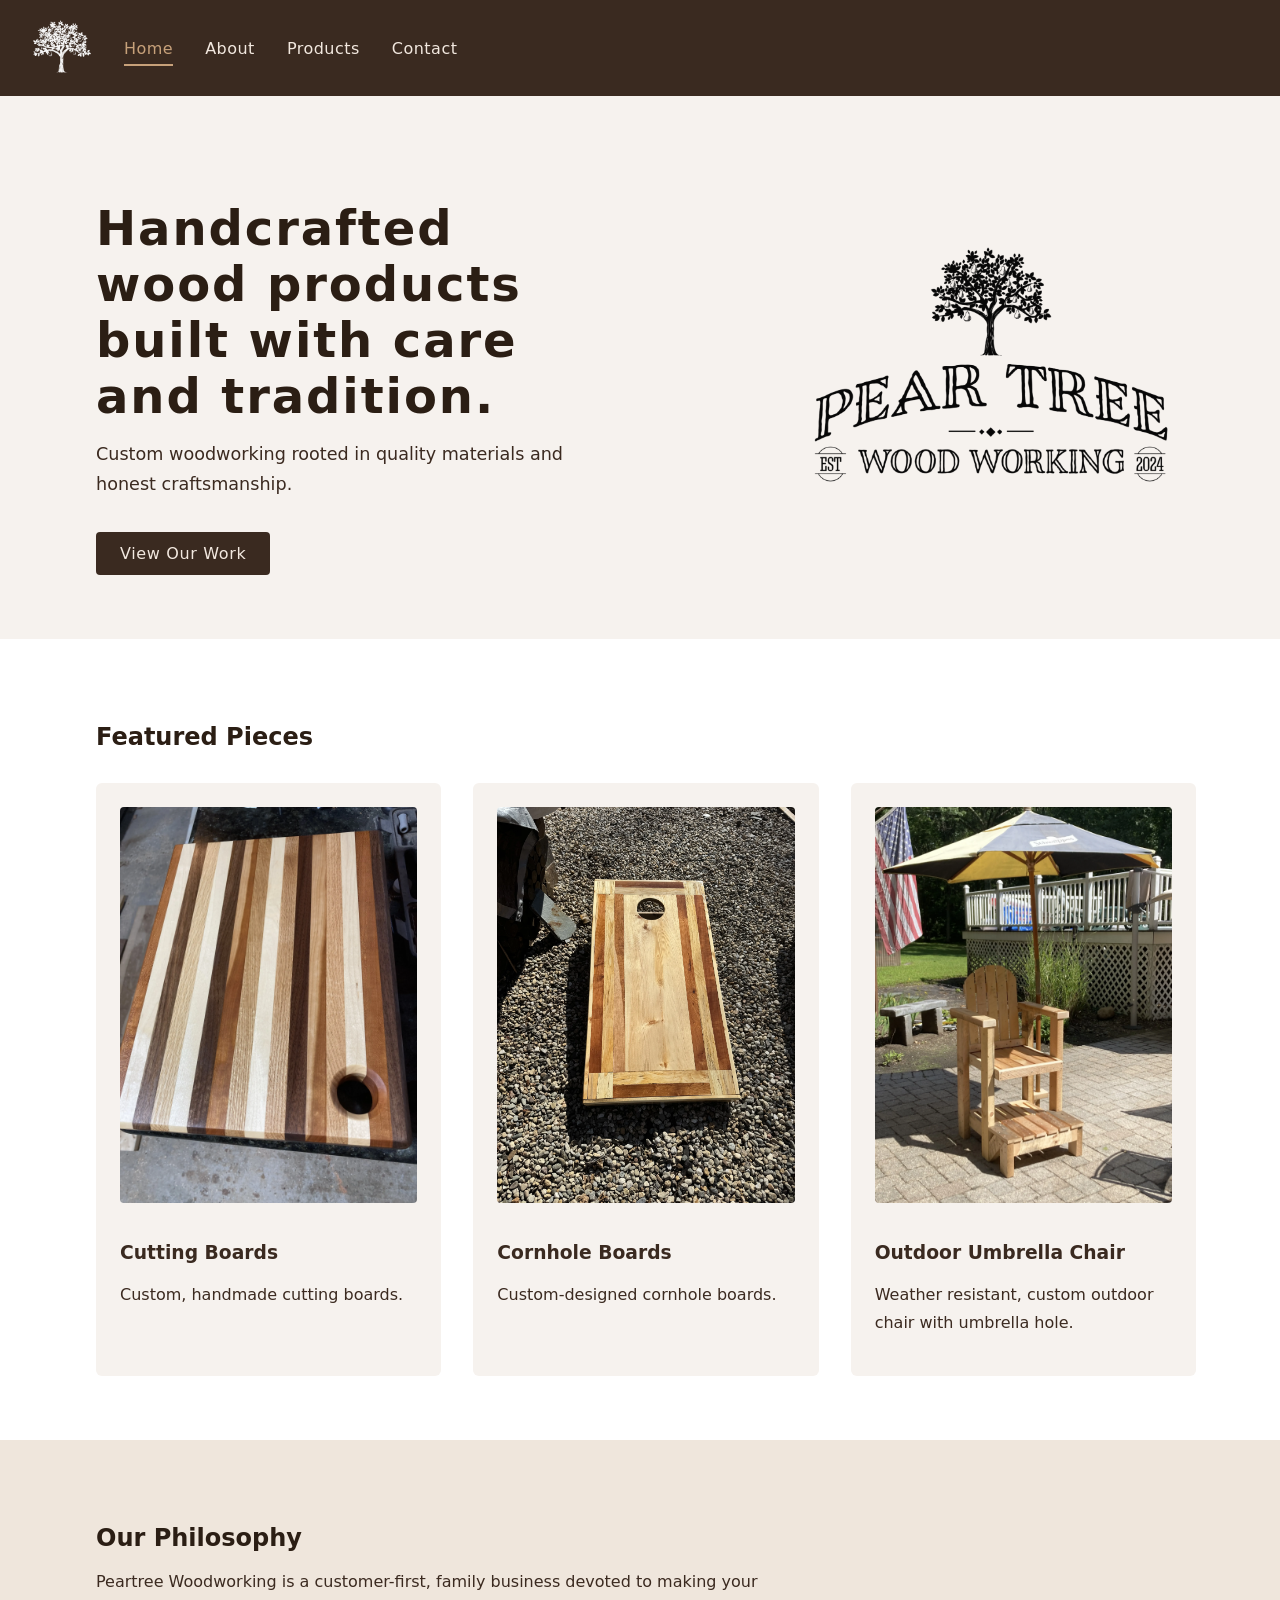
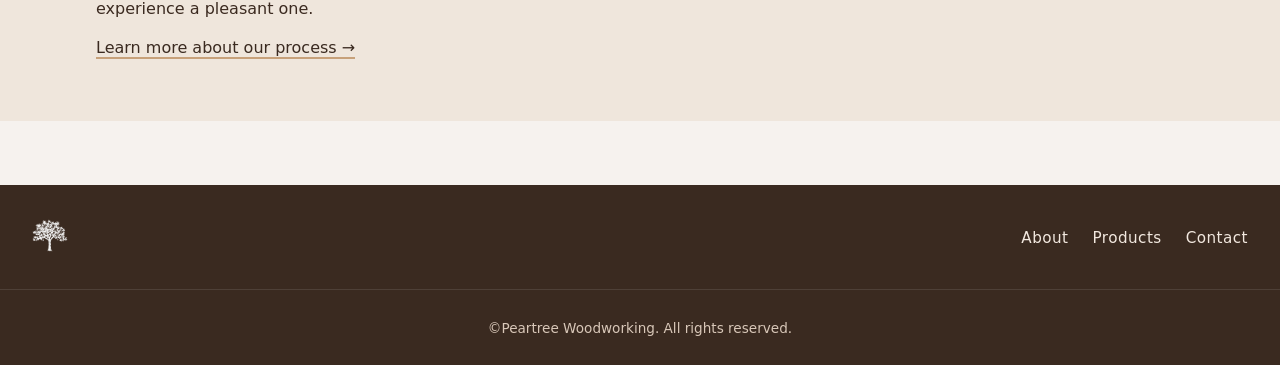
<file: index.html>
<!DOCTYPE html>
<html lang="en">
    <head>
        <meta charset="UTF-8">
        <meta name="viewport" content="width=device-width, initial-scale=1.0">
        <link rel="stylesheet" href="/resources/css/style.css">
        <link rel="icon" href="/resources/favicon/favicon.ico" sizes="any">
        <link rel="icon" type="image/png" sizes="16x16" href="/resources/favicon/favicon-16.png">
        <link rel="icon" type="image/png" sizes="32x32" href="/resources/favicon/favicon-32.png">
        <link rel="icon" type="image/png" sizes="192x192" href="/resources/favicon/favicon-192.png">
        <link rel="apple-touch-icon" href="/resources/favicon/favicon-192.png">
        <title>Peartree Woodworking</title>
    </head>
    <body>
        <header>
            <div class="header-left">
                <a href="/" class="logo">
                    <img src="/resources/images/logo_transparent.png" alt="Peartree">
                </a>
                <nav aria-label="Main navigation">
                    <ul>
                        <li><a href="/" aria-current="page">Home</a></li>
                        <li><a href="/about">About</a></li>
                        <li><a href="/products">Products</a></li>
                        <li><a href="/contact">Contact</a></li>
                    </ul>
                </nav>
            </div>
        </header>

        <main>
            <section class="hero hero-split">
                <div class="hero-text">
                    <h1>Handcrafted wood products built with care and tradition.</h1>

                    <p>
                    Custom woodworking rooted in quality materials and honest craftsmanship.
                    </p>

                    <a href="/products" class="btn-primary">
                    View Our Work
                    </a>
                </div>

                <div class="hero-logo">
                    <img
                    src="/resources/images/logo_full_inverted.png"
                    alt="Pear Tree Woodworking"
                    />
                </div>
            </section>


            <!-- Test -->
             <!-- Featured Products -->
            <section class="featured-products">
                <h2>Featured Pieces</h2>

                <div class="product-grid">
                <!-- PRODUCT CARD -->
                <article class="product-card">
                    <a href="products/cornhole-boards" class="product-link">
                    <img src="/resources/images/webp/cutting10.webp" alt="PRODUCT NAME">
                    <h3>Cutting Boards</h3></a>
                    <p>Custom, handmade cutting boards.</p>
                </article>

                <article class="product-card">
                    <a href="products/cornhole-boards/" class="product-link">
                    <img src="/resources/images/webp/cornhole1.webp" alt="PRODUCT NAME">
                    <h3>Cornhole Boards</h3></a>
                    <p>Custom-designed cornhole boards.</p>
                </article>

                <article class="product-card">
                    <a href="products/outdoor-umbrella-chair/" class="product-link">
                    <img src="/resources/images/webp/outdoor_umbrella_chair.webp" alt="PRODUCT NAME">
                    <h3>Outdoor Umbrella Chair</h3></a>
                    <p>Weather resistant, custom outdoor chair with umbrella hole.</p>
                </article>
                </div>
            </section>

            <!-- Mission Teaser -->
            <section class="mission">
                <h2>Our Philosophy</h2>
                <p>
                <!-- 2–3 SENTENCE MISSION TEASER -->
                Peartree Woodworking is a customer-first, family business devoted to making your experience a pleasant one.
                </p>

                <a href="/about" class="text-link">
                Learn more about our process →
                </a>
            </section>
        </main>

        <footer>
            <div class="footer-inner">
                <a href="/" class="footer-logo">
                    <img src="/resources/images/logo_transparent.png">
                </a>
                <nav aria-label="Footer navigation">
                    <ul>
                        <li><a href="/about">About</a></li>
                        <li><a href="/products">Products</a></li>
                        <li><a href="/contact">Contact</a></li>
                    </ul>
                </nav>
            </div>
            <div class="footer-bottom">
                <p>©Peartree Woodworking. All rights reserved.</p>
            </div>
        </footer>
    </body>
</html>
</file>
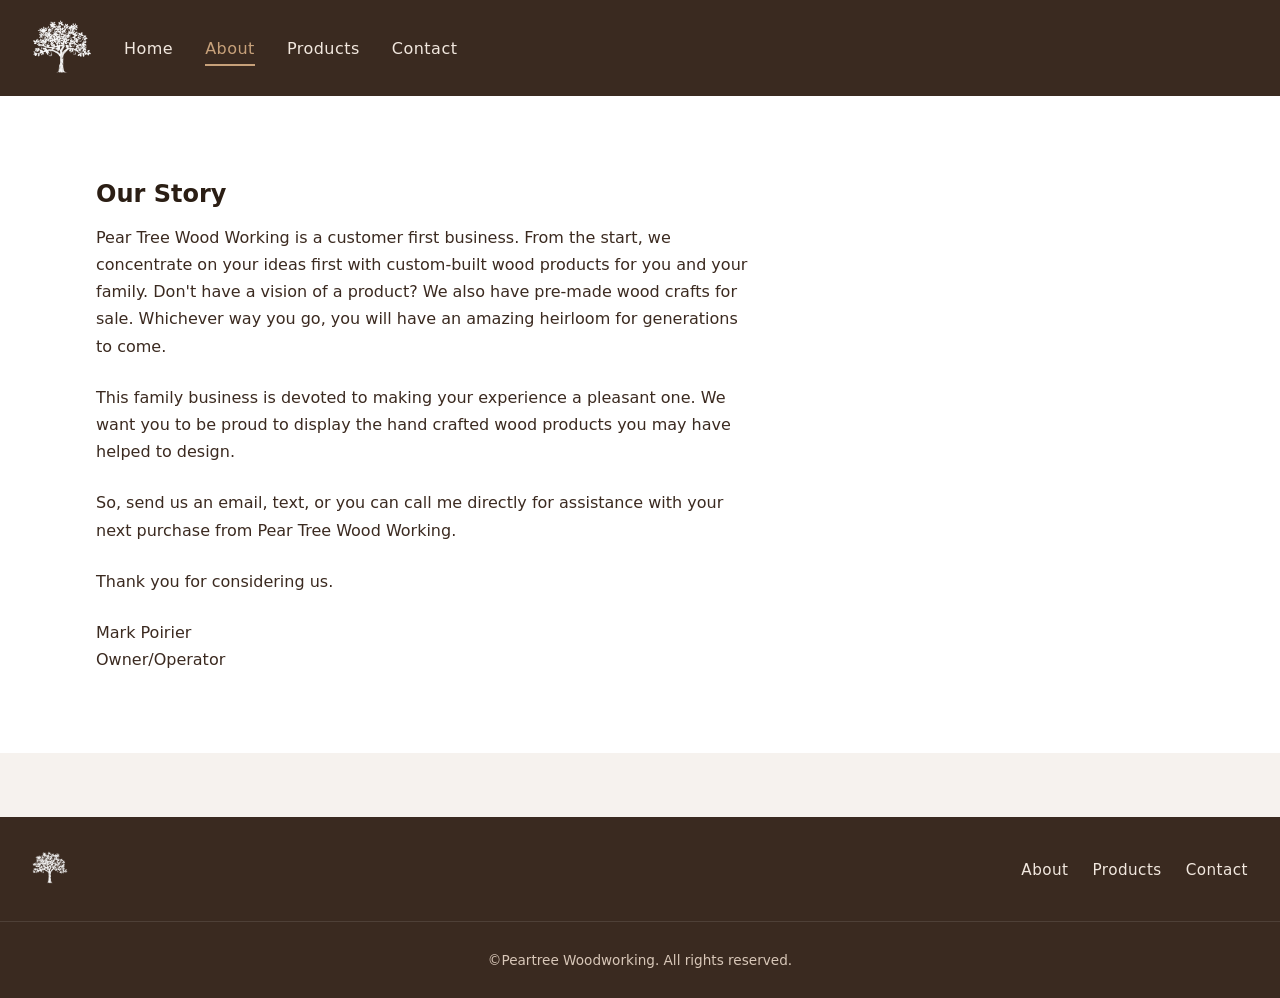
<file: about/index.html>
<!DOCTYPE html>
<html lang="en">
    <head>
        <meta charset="UTF-8">
        <meta name="viewport" content="width=device-width, initial-scale=1.0">
        <link rel="stylesheet" href="/resources/css/style.css">
        <title>Peartree Woodworking</title>
    </head>
    <body>
        <header>
            <div class="header-left">
                <a href="/" class="logo">
                    <img src="/resources/images/logo_transparent.png" alt="Peartree">
                </a>
                <nav aria-label="Main navigation">
                    <ul>
                        <li><a href="/">Home</a></li>
                        <li><a href="/about" aria-current="page">About</a></li>
                        <li><a href="/products">Products</a></li>
                        <li><a href="/contact">Contact</a></li>
                    </ul>
                </nav>
            </div>
        </header>

        <main>
            <section class="about">
                <h1>Our Story</h1>

                <div class="about-content">
                <p>
                    <!-- PARAGRAPH 1: MISSION / ORIGIN -->
                    Pear Tree Wood Working is a customer first business. From the start, we concentrate on your ideas first with custom-built wood products for you and your family. Don't have a vision of a product? We also have pre-made wood crafts for sale. Whichever way you go, you will have an amazing heirloom for generations to come.
                </p>

                <p>
                    <!-- PARAGRAPH 2 -->
                    This family business is devoted to making your experience a pleasant one. We want you to be proud to display the hand crafted wood products you may have helped to design.
                </p>

                <p>
                    <!-- PARAGRAPH 3 -->
                    So, send us an email, text, or you can call me directly for assistance with your next purchase from Pear Tree Wood Working.
                </p>

                <p>
                    <!-- PARAGRAPH 4 -->
                    Thank you for considering us.
                </p>
                <p>
                    Mark Poirier<br>Owner/Operator
                </p>
                </div>
            </section>
        </main>

        <footer>
            <div class="footer-inner">
                <a href="/" class="footer-logo">
                    <img src="/resources/images/logo_transparent.png">
                </a>
                <nav aria-label="Footer navigation">
                    <ul>
                        <li><a href="/about">About</a></li>
                        <li><a href="/products">Products</a></li>
                        <li><a href="/contact">Contact</a></li>
                    </ul>
                </nav>
            </div>
            <div class="footer-bottom">
                <p>©Peartree Woodworking. All rights reserved.</p>
            </div>
        </footer>
    </body>
</html>
</file>
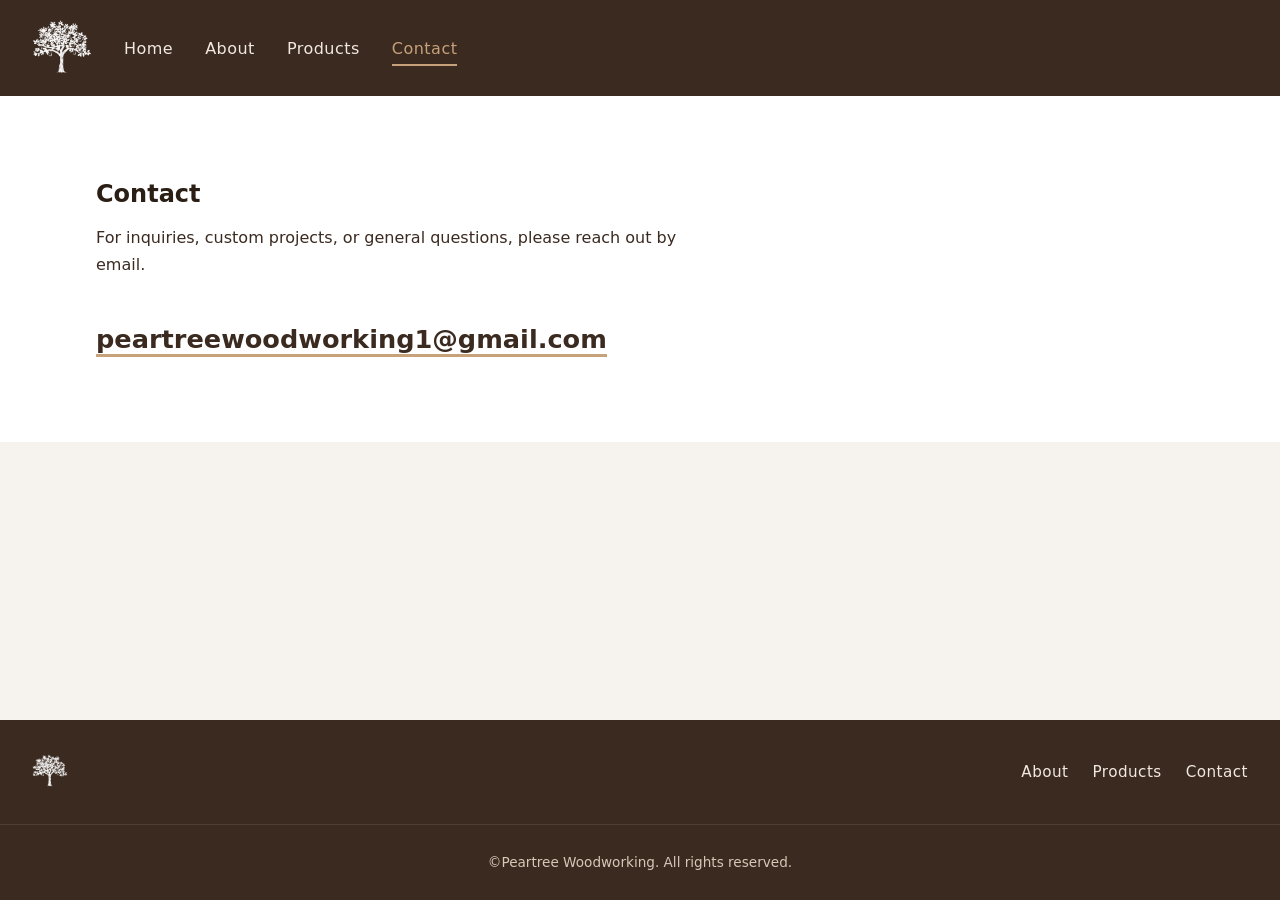
<file: contact/index.html>
<!DOCTYPE html>
<html lang="en">
    <head>
        <meta charset="UTF-8">
        <meta name="viewport" content="width=device-width, initial-scale=1.0">
        <link rel="stylesheet" href="/resources/css/style.css">
        <title>Peartree Woodworking</title>
    </head>
    <body>
        <header>
            <div class="header-left">
                <a href="/" class="logo">
                    <img src="/resources/images/logo_transparent.png" alt="Peartree">
                </a>
                <nav aria-label="Main navigation">
                    <ul>
                        <li><a href="/">Home</a></li>
                        <li><a href="/about">About</a></li>
                        <li><a href="/products">Products</a></li>
                        <li><a href="/contact" aria-current="page">Contact</a></li>
                    </ul>
                </nav>
            </div>
        </header>

        <main>
            <section class="contact-simple">
                <h1>Contact</h1>

                <p class="contact-intro">
                <!-- SHORT FRIENDLY MESSAGE -->
                For inquiries, custom projects, or general questions, please reach out by email.
                </p>

                <p class="contact-email">
                <a href="mailto:peartreewoodworking1@gmail.com">
                    peartreewoodworking1@gmail.com
                </a>
                </p>

            </section>
        </main>

        <footer>
            <div class="footer-inner">
                <a href="/" class="footer-logo">
                    <img src="/resources/images/logo_transparent.png">
                </a>
                <nav aria-label="Footer navigation">
                    <ul>
                        <li><a href="/about">About</a></li>
                        <li><a href="/products">Products</a></li>
                        <li><a href="/contact">Contact</a></li>
                    </ul>
                </nav>
            </div>
            <div class="footer-bottom">
                <p>©Peartree Woodworking. All rights reserved.</p>
            </div>
        </footer>
    </body>
</html>
</file>
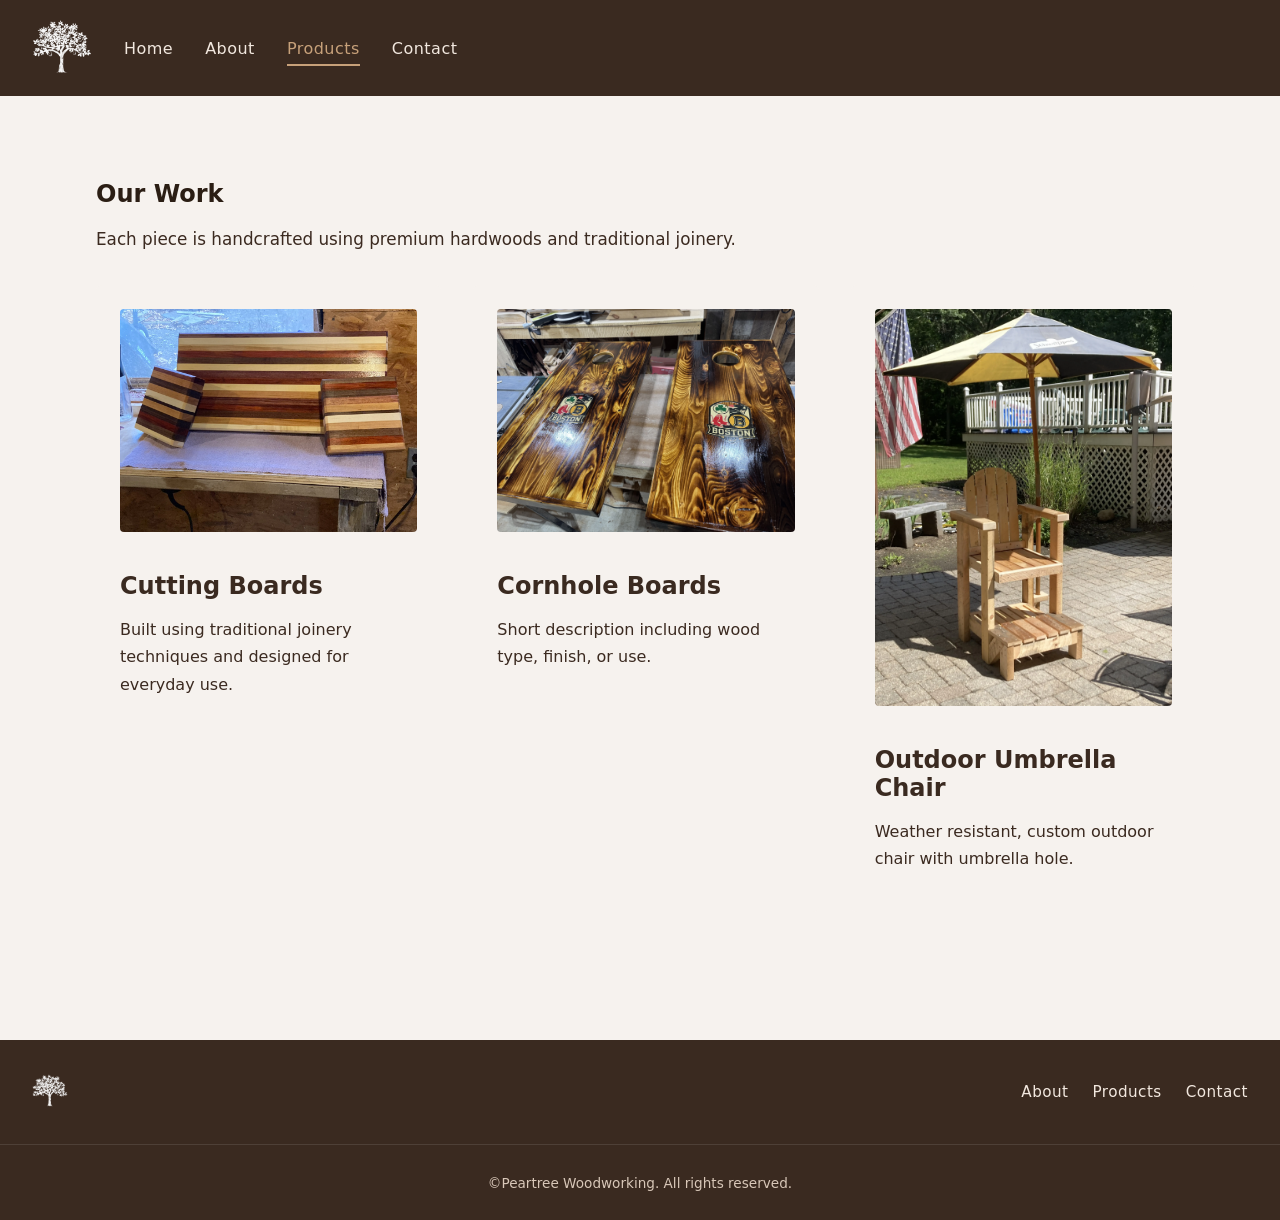
<file: products/index.html>
<!DOCTYPE html>
<html lang="en">
    <head>
        <meta charset="UTF-8">
        <meta name="viewport" content="width=device-width, initial-scale=1.0">
        <link rel="stylesheet" href="/resources/css/style.css">
        <title>Peartree Woodworking</title>
    </head>
    <body>
        <header>
            <div class="header-left">
                <a href="/" class="logo">
                    <img src="/resources/images/logo_transparent.png" alt="Peartree">
                </a>
                <nav aria-label="Main navigation">
                    <ul>
                        <li><a href="/">Home</a></li>
                        <li><a href="/about">About</a></li>
                        <li><a href="/products" aria-current="page">Products</a></li>
                        <li><a href="/contact">Contact</a></li>
                    </ul>
                </nav>
            </div>
        </header>

        <main>
            <section class="products">
                <h1>Our Work</h1>

                <p class="products-intro">
                <!-- SHORT INTRO -->
                Each piece is handcrafted using premium hardwoods and traditional joinery.
                </p>

                <div class="product-grid">
                <!-- PRODUCT ITEM -->
                <article class="product-card">
                    <a href="cutting-boards" class="product-link">
                    <img src="/resources/images/webp/cutting5.webp" alt="PRODUCT NAME">
                    <h2>Cutting Boards</h2></a>
                    <p>
                    Built using traditional joinery techniques and designed for
                    everyday use.
                    </p>
                </article>
                <!-- PRODUCT ITEM -->
                <article class="product-card">
                    <a href="cornhole-boards" class="product-link">
                    <img src="/resources/images/webp/cornhole2.webp" alt="PRODUCT NAME">
                    <h2>Cornhole Boards</h2></a>
                    <p>
                    Short description including wood type, finish, or use.
                    </p>
                </article>
                <!-- PRODUCT ITEM -->
                <article class="product-card">
                    <a href="outdoor-umbrella-chair/" class="product-link">
                    <img src="/resources/images/webp/outdoor_umbrella_chair.webp" alt="PRODUCT NAME">
                    <h2>Outdoor Umbrella Chair</h2></a>
                    <p>
                    Weather resistant, custom outdoor chair with umbrella hole.
                    </p>
                </article>

                <!-- Repeat as needed -->
                </div>
            </section>
        </main>

        <footer>
            <div class="footer-inner">
                <a href="/" class="footer-logo">
                    <img src="/resources/images/logo_transparent.png">
                </a>
                <nav aria-label="Footer navigation">
                    <ul>
                        <li><a href="/about">About</a></li>
                        <li><a href="/products">Products</a></li>
                        <li><a href="/contact">Contact</a></li>
                    </ul>
                </nav>
            </div>
            <div class="footer-bottom">
                <p>©Peartree Woodworking. All rights reserved.</p>
            </div>
        </footer>
    </body>
</html>
</file>
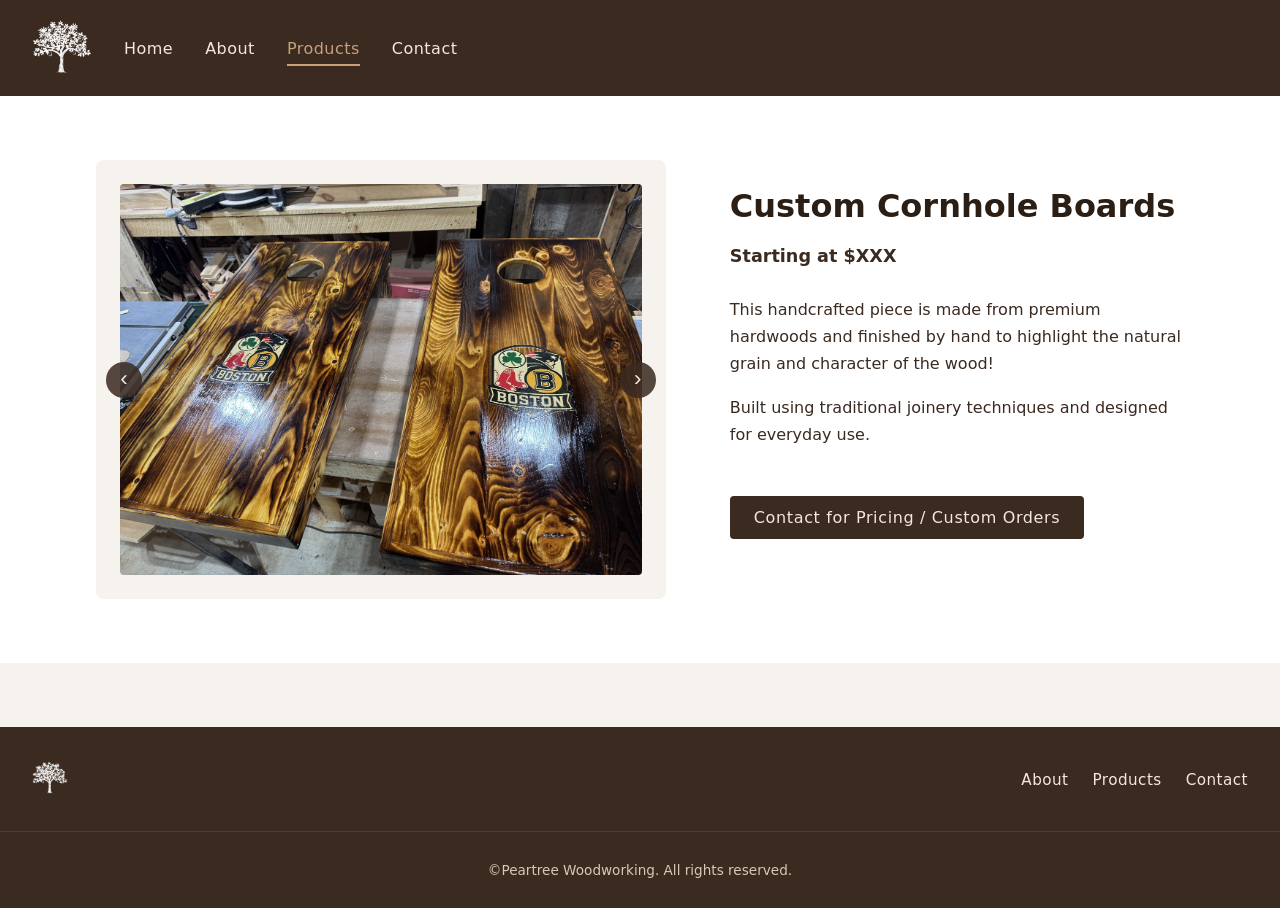
<file: products/cornhole-boards/index.html>
﻿<!DOCTYPE html>
<html lang="en">
    <head>
        <meta charset="UTF-8">
        <meta name="viewport" content="width=device-width, initial-scale=1.0">
        <link rel="stylesheet" href="/resources/css/style.css">
        <script src="/resources/js/gallery.js" defer></script>
        <title>Peartree Woodworking</title>
    </head>
    <body>
        <header>
            <div class="header-left">
                <a href="/" class="logo">
                    <img src="/resources/images/logo_transparent.png" alt="Peartree">
                </a>
                <nav aria-label="Main navigation">
                    <ul>
                        <li><a href="/">Home</a></li>
                        <li><a href="/about">About</a></li>
                        <li><a href="/products" aria-current="page">Products</a></li>
                        <li><a href="/contact">Contact</a></li>
                    </ul>
                </nav>
            </div>
        </header>

        <main>
            <section class="product-detail">
                <div class="product-layout">
                    <div class="product-gallery" data-gallery>
                        <div class="gallery-frame">
                            <img
                            src="/resources/images/webp/cornhole1.webp"
                            alt="Product Name"
                            data-gallery-image
                            />

                            <button class="gallery-arrow prev" data-gallery-prev aria-label="Previous image">
                            ‹
                            </button>
                            <button class="gallery-arrow next" data-gallery-next aria-label="Next image">
                            ›
                            </button>
                        </div>

                        <!-- IMAGE SOURCES (hidden, JS reads these) -->
                        <div class="gallery-images" hidden>
                            <img src="/resources/images/webp/cornhole2.webp" alt="">
                            <img src="/resources/images/webp/cornhole1.webp" alt="">
                        </div>
                    </div>

                    <!-- PRODUCT INFO (RIGHT) -->
                    <div class="product-info">
                        <h1 class="product-title">Custom Cornhole Boards</h1>

                        <p class="product-price">
                        <!-- OPTIONAL: REMOVE IF CUSTOM QUOTE ONLY -->
                        Starting at $XXX
                        </p>

                        <div class="product-description">
                        <p>
                            <!-- PRODUCT DESCRIPTION -->
                            This handcrafted piece is made from premium hardwoods and finished
                            by hand to highlight the natural grain and character of the wood!
                        </p>

                        <p>
                            <!-- OPTIONAL DETAILS -->
                            Built using traditional joinery techniques and designed for
                            everyday use.
                        </p>
                        </div>

                        <a href="/contact" class="btn-primary product-cta">
                        Contact for Pricing / Custom Orders
                        </a>
                    </div>
                </div>
            </section>
        </main>

        <footer>
            <div class="footer-inner">
                <a href="/" class="footer-logo">
                    <img src="/resources/images/logo_transparent.png">
                </a>
                <nav aria-label="Footer navigation">
                    <ul>
                        <li><a href="/about">About</a></li>
                        <li><a href="/products">Products</a></li>
                        <li><a href="/contact">Contact</a></li>
                    </ul>
                </nav>
            </div>
            <div class="footer-bottom">
                <p>©Peartree Woodworking. All rights reserved.</p>
            </div>
        </footer>
    </body>
</html>
</file>
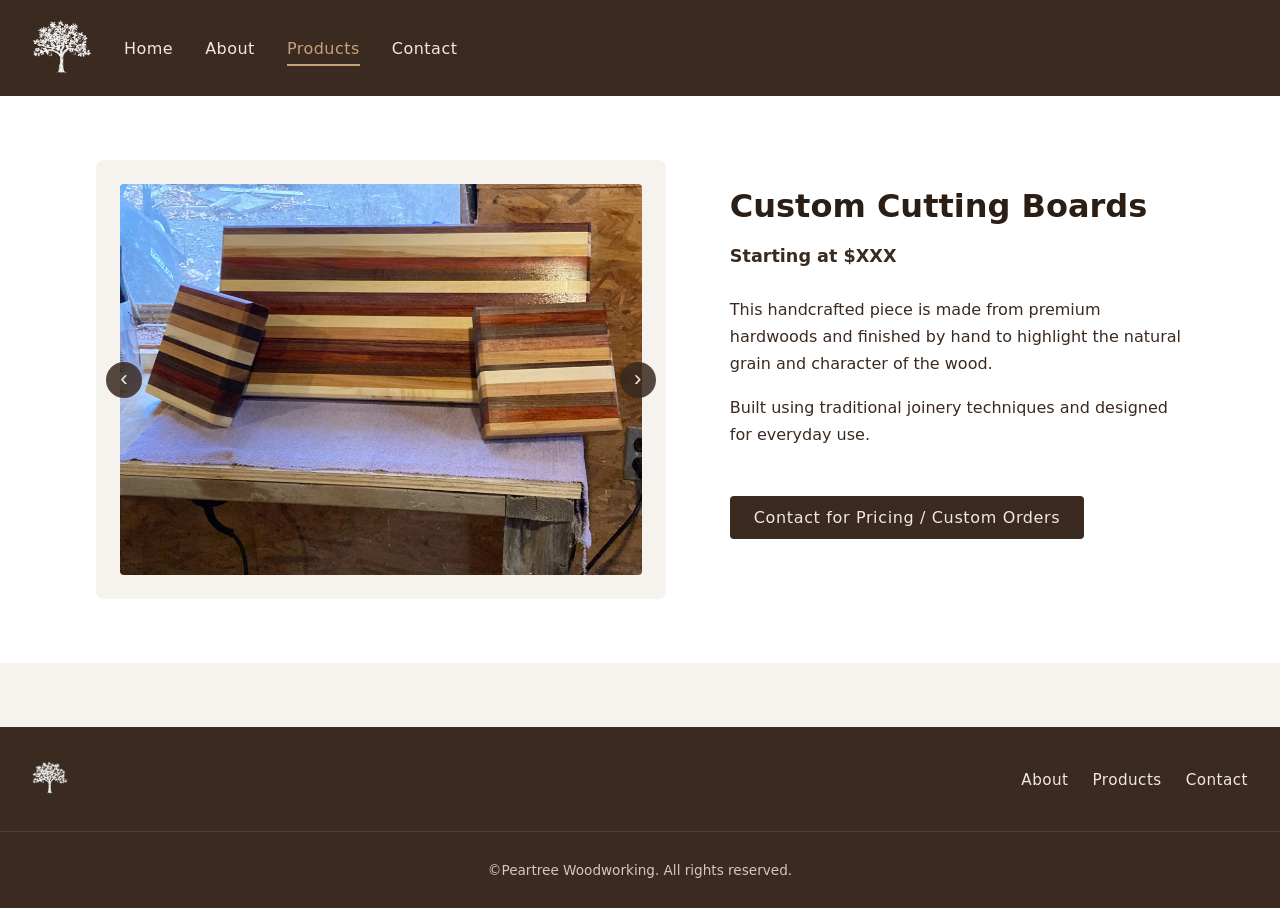
<file: products/cutting-boards/index.html>
<!DOCTYPE html>
<html lang="en">
    <head>
        <meta charset="UTF-8">
        <meta name="viewport" content="width=device-width, initial-scale=1.0">
        <link rel="stylesheet" href="/resources/css/style.css">
        <script src="/resources/js/gallery.js" defer></script>
        <title>Peartree Woodworking</title>
    </head>
    <body>
        <header>
            <div class="header-left">
                <a href="/" class="logo">
                    <img src="/resources/images/logo_transparent.png" alt="Peartree">
                </a>
                <nav aria-label="Main navigation">
                    <ul>
                        <li><a href="/">Home</a></li>
                        <li><a href="/about">About</a></li>
                        <li><a href="/products" aria-current="page">Products</a></li>
                        <li><a href="/contact">Contact</a></li>
                    </ul>
                </nav>
            </div>
        </header>

        <main>
            <section class="product-detail">
                <div class="product-layout">
                    <div class="product-gallery" data-gallery>
                        <div class="gallery-frame">
                            <img
                            src="/resources/images/webp/cutting7.webp"
                            alt="Product Name"
                            data-gallery-image
                            />

                            <button class="gallery-arrow prev" data-gallery-prev aria-label="Previous image">
                            ‹
                            </button>
                            <button class="gallery-arrow next" data-gallery-next aria-label="Next image">
                            ›
                            </button>
                        </div>

                        <!-- IMAGE SOURCES (hidden, JS reads these) -->
                        <div class="gallery-images" hidden>
                            <img src="/resources/images/webp/cutting5.webp" alt="">
                            <img src="/resources/images/webp/cutting2.webp" alt="">
                            <img src="/resources/images/webp/cutting3.webp" alt="">
                            <img src="/resources/images/webp/cutting4.webp" alt="">
                            <img src="/resources/images/webp/cutting1.webp" alt="">
                            <img src="/resources/images/webp/cutting8.webp" alt="">
                        </div>
                    </div>

                    <!-- PRODUCT INFO (RIGHT) -->
                    <div class="product-info">
                        <h1 class="product-title">Custom Cutting Boards</h1>

                        <p class="product-price">
                        <!-- OPTIONAL: REMOVE IF CUSTOM QUOTE ONLY -->
                        Starting at $XXX
                        </p>

                        <div class="product-description">
                        <p>
                            <!-- PRODUCT DESCRIPTION -->
                            This handcrafted piece is made from premium hardwoods and finished
                            by hand to highlight the natural grain and character of the wood.
                        </p>

                        <p>
                            <!-- OPTIONAL DETAILS -->
                            Built using traditional joinery techniques and designed for
                            everyday use.
                        </p>
                        </div>

                        <a href="/contact" class="btn-primary product-cta">
                        Contact for Pricing / Custom Orders
                        </a>
                    </div>
                </div>
            </section>
        </main>

        <footer>
            <div class="footer-inner">
                <a href="/" class="footer-logo">
                    <img src="/resources/images/logo_transparent.png">
                </a>
                <nav aria-label="Footer navigation">
                    <ul>
                        <li><a href="/about">About</a></li>
                        <li><a href="/products">Products</a></li>
                        <li><a href="/contact">Contact</a></li>
                    </ul>
                </nav>
            </div>
            <div class="footer-bottom">
                <p>©Peartree Woodworking. All rights reserved.</p>
            </div>
        </footer>
    </body>
</html>
</file>
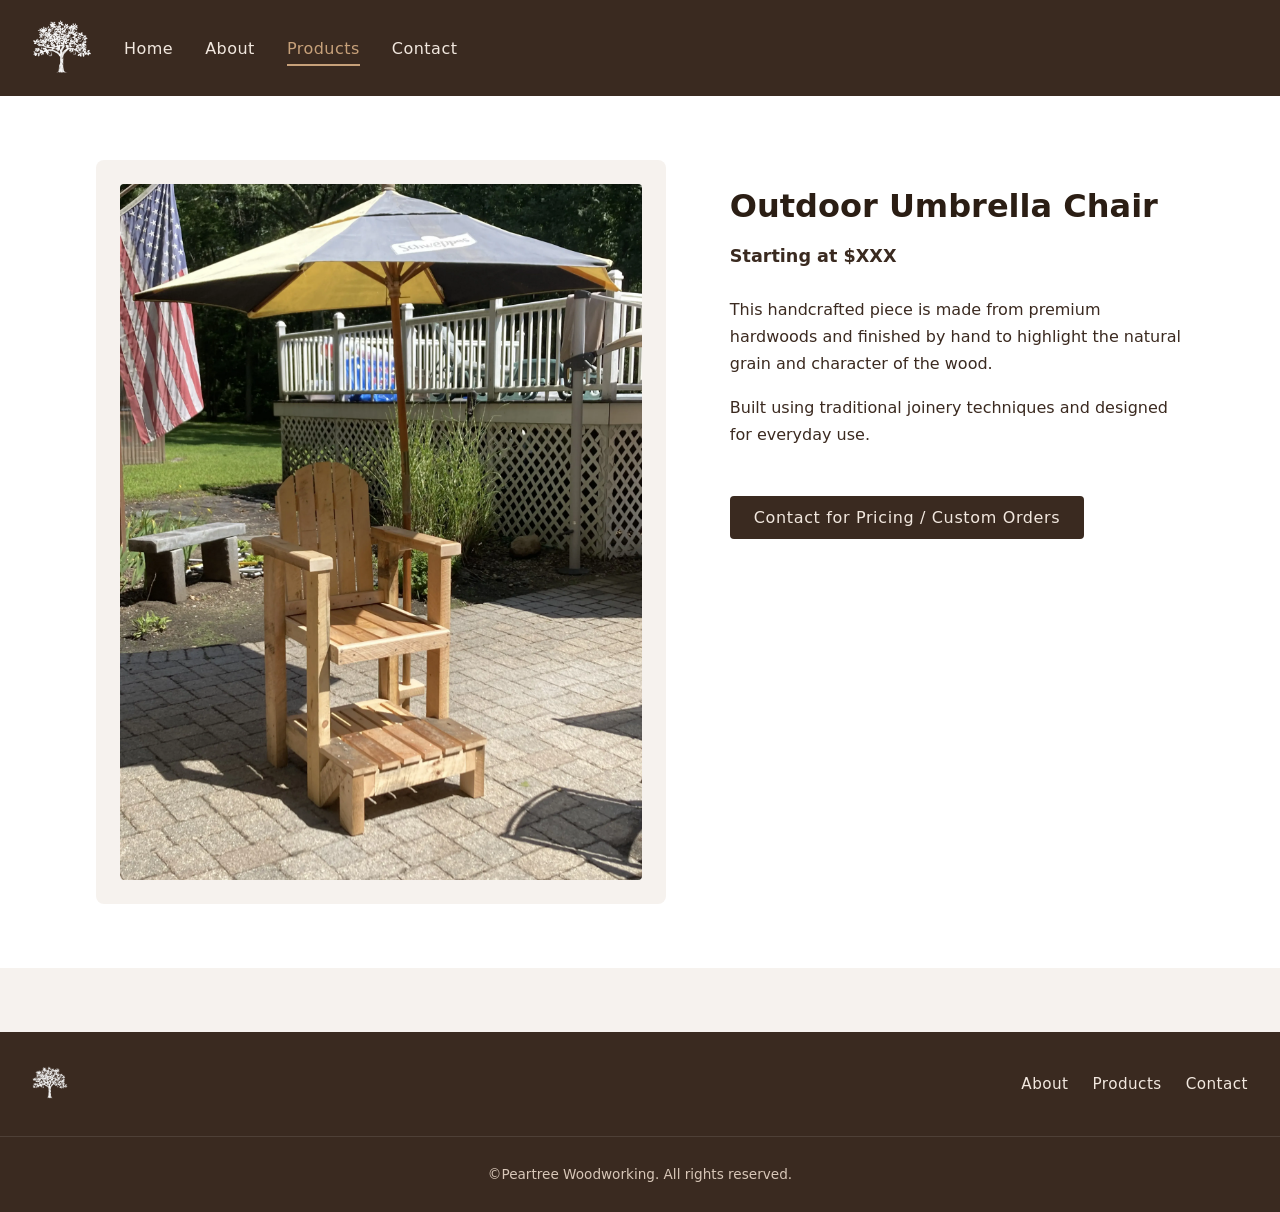
<file: products/outdoor-umbrella-chair/index.html>
<!DOCTYPE html>
<html lang="en">
    <head>
        <meta charset="UTF-8">
        <meta name="viewport" content="width=device-width, initial-scale=1.0">
        <link rel="stylesheet" href="/resources/css/style.css">
        <title>Peartree Woodworking</title>
    </head>
    <body>
        <header>
            <div class="header-left">
                <a href="/" class="logo">
                    <img src="/resources/images/logo_transparent.png" alt="Peartree">
                </a>
                <nav aria-label="Main navigation">
                    <ul>
                        <li><a href="/">Home</a></li>
                        <li><a href="/about">About</a></li>
                        <li><a href="/products" aria-current="page">Products</a></li>
                        <li><a href="/contact">Contact</a></li>
                    </ul>
                </nav>
            </div>
        </header>

        <main>
            <section class="product-detail">
                <div class="product-layout">
                    <div class="product-gallery" data-gallery>
                        <div class="gallery-frame">
                            <img
                            src="/resources/images/webp/outdoor_umbrella_chair.webp"
                            alt="Product Name"
                            data-gallery-image
                            />
<!--  -->
                        </div>
                    </div>

                    <!-- PRODUCT INFO (RIGHT) -->
                    <div class="product-info">
                        <h1 class="product-title">Outdoor Umbrella Chair</h1>

                        <p class="product-price">
                        <!-- OPTIONAL: REMOVE IF CUSTOM QUOTE ONLY -->
                        Starting at $XXX
                        </p>

                        <div class="product-description">
                        <p>
                            <!-- PRODUCT DESCRIPTION -->
                            This handcrafted piece is made from premium hardwoods and finished
                            by hand to highlight the natural grain and character of the wood.
                        </p>

                        <p>
                            <!-- OPTIONAL DETAILS -->
                            Built using traditional joinery techniques and designed for
                            everyday use.
                        </p>
                        </div>

                        <a href="/contact" class="btn-primary product-cta">
                        Contact for Pricing / Custom Orders
                        </a>
                    </div>
                </div>
            </section>
        </main>

        <footer>
            <div class="footer-inner">
                <a href="/" class="footer-logo">
                    <img src="/resources/images/logo_transparent.png">
                </a>
                <nav aria-label="Footer navigation">
                    <ul>
                        <li><a href="/about">About</a></li>
                        <li><a href="/products">Products</a></li>
                        <li><a href="/contact">Contact</a></li>
                    </ul>
                </nav>
            </div>
            <div class="footer-bottom">
                <p>©Peartree Woodworking. All rights reserved.</p>
            </div>
        </footer>
    </body>
</html>
</file>
<file: resources/css/style.css>
/* =====================================================
   ROOT VARIABLES
===================================================== */

:root {
  --brown-dark: #2b1e14;
  --brown-main: #3a2a20;
  --brown-accent: #c7a17a;
  --brown-light: #efe6dc;
  --off-white: #f2e8df;
  --page-bg: #f6f2ee;

  --max-width: 1100px;
  --page-padding: 2rem;
}

/* =====================================================
   BASE RESET
===================================================== */

* {
  box-sizing: border-box;
}

html,
body {
  height: 100%;
}

body {
  margin: 0;
  font-family: system-ui, -apple-system, BlinkMacSystemFont, "Segoe UI", sans-serif;
  background-color: var(--page-bg);
  color: var(--brown-dark);
  display: flex;
  flex-direction: column;
}

/* =====================================================
   HEADER & NAVIGATION
===================================================== */

header {
  background-color: var(--brown-main);
  padding: 1rem var(--page-padding);
  box-shadow: 0 2px 8px rgba(0, 0, 0, 0.15);
}

.header-left {
  display: flex;
  align-items: center;
  gap: 2rem;
}

.logo img {
  height: 60px;
  width: auto;
}

nav ul {
  list-style: none;
  display: flex;
  gap: 2rem;
  margin: 0;
  padding: 0;
}

nav a {
  color: var(--off-white);
  text-decoration: none;
  font-weight: 500;
  letter-spacing: 0.03em;
  position: relative;
  padding: 0.25rem 0;
}

nav a::after {
  content: "";
  position: absolute;
  left: 0;
  bottom: -4px;
  width: 0;
  height: 2px;
  background-color: var(--brown-accent);
  transition: width 0.25s ease;
}

nav a:hover::after,
nav a[aria-current="page"]::after {
  width: 100%;
}

nav a[aria-current="page"] {
  color: var(--brown-accent);
}

nav a:focus-visible {
  outline: 2px solid var(--brown-accent);
  outline-offset: 4px;
}

/* =====================================================
   MAIN LAYOUT
===================================================== */

main {
  width: 100%;
  flex: 1;
}

section {
  padding: 4rem var(--page-padding);
}

/* Content container (slightly right-biased) */
section > * {
  max-width: var(--max-width);
  margin-left: 4rem;
}

section h1,
section h2 {
  margin-bottom: 1rem;
}
.product-link{
  color:#3a2a20;
  text-decoration:none;
}
.product-link:hover{
  text-decoration: underline;
}

section p {
  max-width: 65ch;
  line-height: 1.7;
  color: #3b2a20;
}

/* =====================================================
   HERO (HOME)
===================================================== */

.hero {
  background-color: var(--page-bg);
}

.hero-content {
  max-width: 900px;
}

.hero h1 {
  font-size: clamp(2.2rem, 4vw, 3rem);
  letter-spacing: 0.04em;
}

.hero p {
  font-size: 1.1rem;
  margin: 1rem 0 2rem;
}

/* =====================================================
   BUTTONS & LINKS
===================================================== */

.btn-primary {
  display: inline-block;
  padding: 0.75rem 1.5rem;
  background-color: var(--brown-main);
  color: var(--off-white);
  text-decoration: none;
  font-weight: 500;
  letter-spacing: 0.04em;
  border-radius: 4px;
  transition: background-color 0.2s ease, transform 0.15s ease;
}

.btn-primary:hover {
  background-color: var(--brown-dark);
  transform: translateY(-1px);
}

.text-link {
  color: var(--brown-main);
  text-decoration: none;
  font-weight: 500;
  border-bottom: 2px solid var(--brown-accent);
}

/* =====================================================
   PRODUCT GRID
===================================================== */

.featured-products {
  background-color: #ffffff;
}

.product-grid {
  display: grid;
  grid-template-columns: repeat(auto-fit, minmax(240px, 1fr));
  gap: 2rem;
  margin-top: 2rem;
}

.product-card {
  background-color: var(--page-bg);
  padding: 1.5rem;
  border-radius: 6px;
  transition: transform 0.2s ease, box-shadow 0.2s ease;
}

.product-card:hover {
  transform: translateY(-4px);
  box-shadow: 0 6px 18px rgba(0, 0, 0, 0.1);
}

.product-card img {
  width: 100%;
  border-radius: 4px;
  margin-bottom: 1rem;
}

/* =====================================================
   MISSION / ABOUT
===================================================== */

.mission {
  background-color: var(--brown-light);
}

.about {
  background-color: #ffffff;
}

.about-content {
  max-width: 70ch;
}

.about-content p + p {
  margin-top: 1.5rem;
}

/* =====================================================
   PRODUCTS PAGE
===================================================== */

.products {
  background-color: var(--page-bg);
}

.products-intro {
  margin-bottom: 2rem;
  font-size: 1.05rem;
}

/* =====================================================
   CONTACT (EMAIL ONLY)
===================================================== */

.contact-simple {
  background-color: #ffffff;
}

.contact-intro {
  max-width: 60ch;
  margin-bottom: 2.5rem;
}

.contact-email a {
  font-size: 1.6rem;
  font-weight: 600;
  color: var(--brown-main);
  text-decoration: none;
  border-bottom: 3px solid var(--brown-accent);
}

.contact-email a:hover {
  color: #000;
}

/* =====================================================
   FOOTER
===================================================== */

footer {
  background-color: var(--brown-main);
  color: var(--off-white);
  margin-top: 4rem;
}

.footer-inner {
  display: flex;
  align-items: center;
  justify-content: space-between;
  padding: 2rem var(--page-padding);
  border-bottom: 1px solid rgba(255, 255, 255, 0.1);
}

.footer-logo img {
  height: 36px;
}

footer nav ul {
  list-style: none;
  display: flex;
  gap: 1.5rem;
  margin: 0;
  padding: 0;
}

footer nav a {
  color: var(--off-white);
  text-decoration: none;
  font-size: 0.95rem;
}

footer nav a:hover {
  color: var(--brown-accent);
}

.footer-bottom {
  padding: 1rem var(--page-padding);
  text-align: center;
  font-size: 0.85rem;
  color: #d8c7b8;
}
.hero-logo {
  text-align: center;
}

.hero-logo-image {
  max-width: 420px;
  width: 100%;
  height: auto;
  margin-bottom: 0;
}
.hero-split {
  display: grid;
  grid-template-columns: 1fr 1fr;
  align-items: center;
  gap: 4rem;
}

.hero-logo img {
  max-width: 360px;
  width: 100%;
  height: auto;
}
.product-detail {
  background-color: #ffffff;
}

.product-layout {
  display: grid;
  grid-template-columns: 1.1fr 0.9fr;
  gap: 4rem;
  align-items: start;
}
.product-gallery {
  position: relative;
}

.gallery-frame {
  background-color: var(--page-bg);
  padding: 1.5rem;
  border-radius: 8px;
  position: relative;
}

.gallery-frame img {
  width: 100%;
  height: auto;
  border-radius: 4px;
  display: block;
}
.gallery-arrow {
  position: absolute;
  top: 50%;
  transform: translateY(-50%);
  background-color: rgba(58, 42, 32, 0.85);
  color: var(--off-white);
  border: none;
  width: 36px;
  height: 36px;
  border-radius: 50%;
  cursor: pointer;
  font-size: 1.4rem;
  line-height: 1;
  display: flex;
  align-items: center;
  justify-content: center;
}

.gallery-arrow.prev {
  left: 10px;
}

.gallery-arrow.next {
  right: 10px;
}

.gallery-arrow:hover {
  background-color: var(--brown-dark);
}
.product-info {
  max-width: 45ch;
}

.product-title {
  font-size: 2rem;
  margin-bottom: 0.75rem;
}

.product-price {
  font-size: 1.1rem;
  font-weight: 600;
  color: var(--brown-main);
  margin-bottom: 1.5rem;
}
.product-description p {
  margin-bottom: 1rem;
  line-height: 1.7;
}
.product-cta {
  margin-top: 2rem;
}



/* =====================================================
   RESPONSIVE
===================================================== */

@media (max-width: 640px) {
  section {
    padding: 3rem 1.5rem;
  }

  section > * {
    margin-left: 0;
  }

  nav ul,
  footer nav ul {
    gap: 1.25rem;
  }

  .footer-inner {
    flex-direction: column;
    gap: 1.5rem;
    text-align: center;
  }
    .product-layout {
    grid-template-columns: 1fr;
    gap: 3rem;
  }

  .product-info {
    max-width: none;
  }
}
</file>
